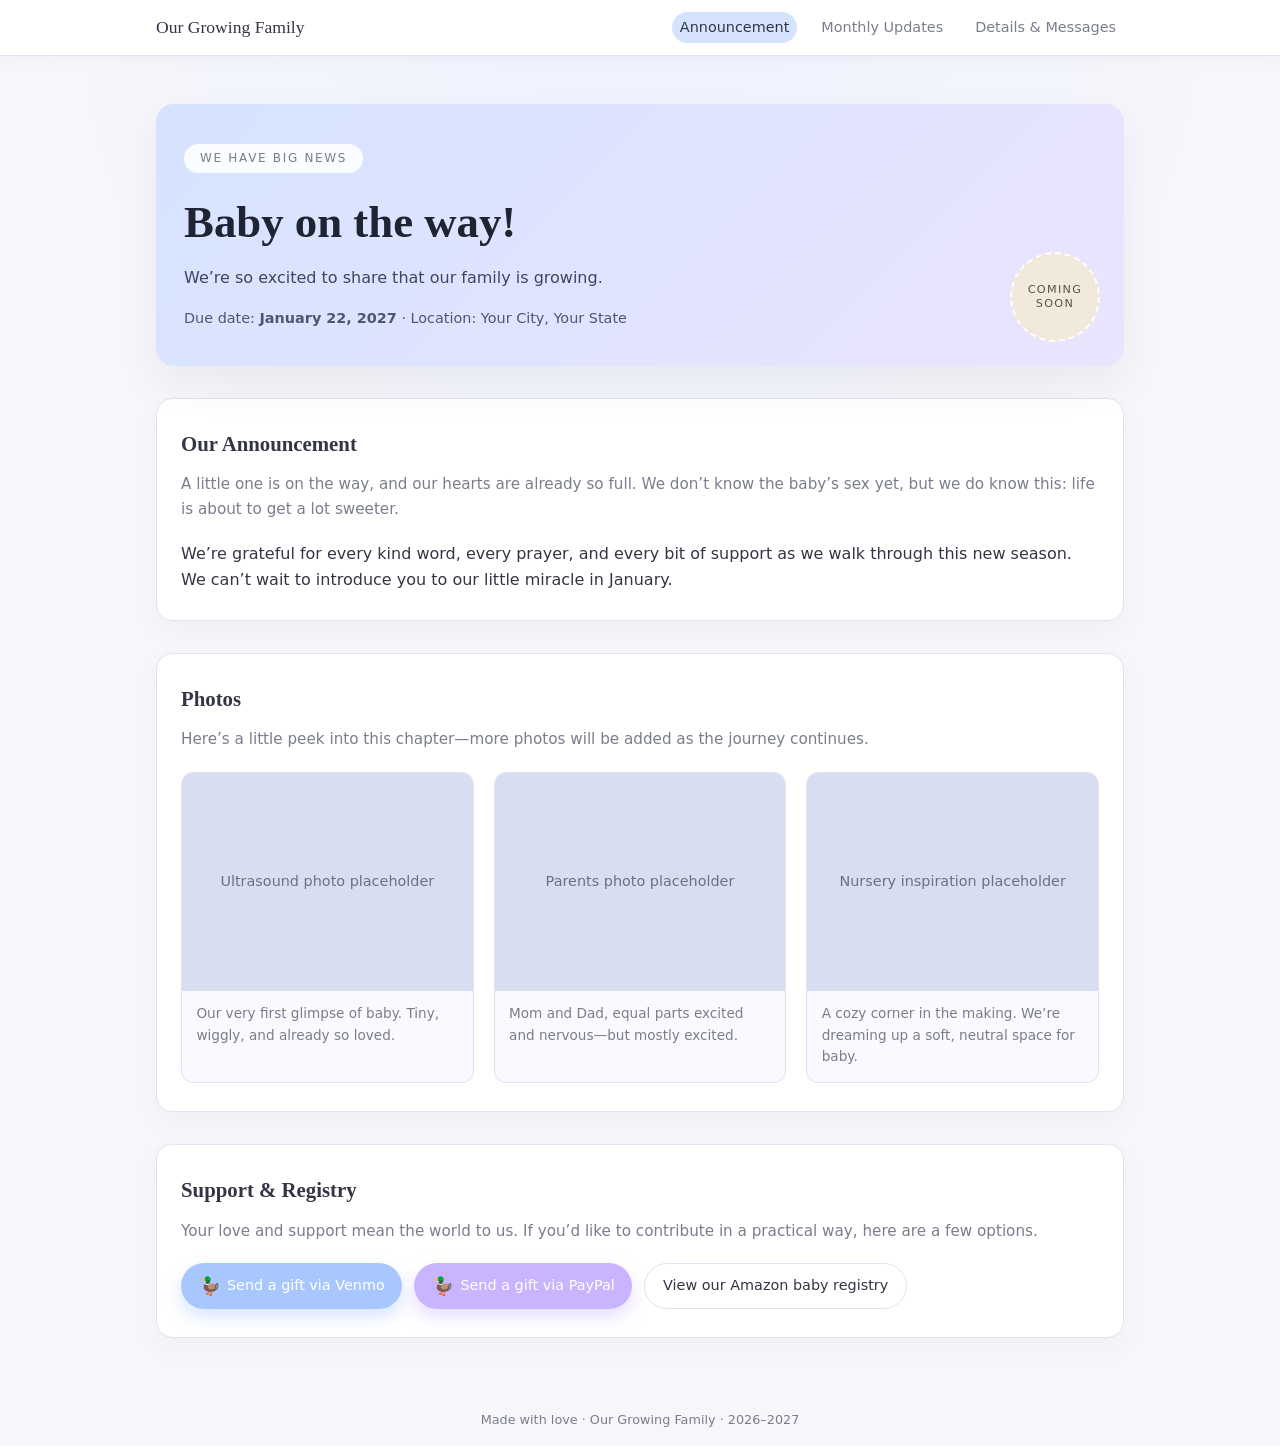
<file: index.html>
<!DOCTYPE html>
<html lang="en">
<head>
  <meta charset="UTF-8" />
  <title>Our Growing Family – Pregnancy Announcement</title>
  <meta name="viewport" content="width=device-width, initial-scale=1" />
  <link rel="stylesheet" href="style.css" />
</head>
<body>
  <header class="navbar">
    <div class="nav-inner">
      <div class="nav-brand">Our Growing Family</div>
      <nav class="nav-links">
        <a href="index.html" class="active">Announcement</a>
        <a href="updates.html">Monthly Updates</a>
        <a href="details.html">Details & Messages</a>
      </nav>
    </div>
  </header>

  <main class="page-wrap">
    <section class="hero">
      <div class="hero-tag">We have big news</div>
      <h1 class="hero-title">Baby on the way!</h1>
      <p class="hero-subtitle">
        We’re so excited to share that our family is growing.
      </p>
      <p class="hero-meta">
        Due date: <strong>January 22, 2027</strong> · Location: Your City, Your State
      </p>

      <div class="hero-badge">
        <span>
          Coming<br />
          soon
        </span>
      </div>
    </section>

    <section class="section">
      <h2 class="section-title">Our Announcement</h2>
      <p class="section-subtitle">
        A little one is on the way, and our hearts are already so full. We don’t know
        the baby’s sex yet, but we do know this: life is about to get a lot sweeter.
      </p>
      <p>
        We’re grateful for every kind word, every prayer, and every bit of support as we
        walk through this new season. We can’t wait to introduce you to our little miracle
        in January.
      </p>
    </section>

    <section class="section">
      <h2 class="section-title">Photos</h2>
      <p class="section-subtitle">
        Here’s a little peek into this chapter—more photos will be added as the journey continues.
      </p>

      <div class="photo-grid">
        <article class="photo-card">
          <div class="photo-image">
            Ultrasound photo placeholder
          </div>
          <div class="photo-caption">
            Our very first glimpse of baby. Tiny, wiggly, and already so loved.
          </div>
        </article>

        <article class="photo-card">
          <div class="photo-image">
            Parents photo placeholder
          </div>
          <div class="photo-caption">
            Mom and Dad, equal parts excited and nervous—but mostly excited.
          </div>
        </article>

        <article class="photo-card">
          <div class="photo-image">
            Nursery inspiration placeholder
          </div>
          <div class="photo-caption">
            A cozy corner in the making. We’re dreaming up a soft, neutral space for baby.
          </div>
        </article>
      </div>
    </section>

    <section class="section">
      <h2 class="section-title">Support & Registry</h2>
      <p class="section-subtitle">
        Your love and support mean the world to us. If you’d like to contribute in a practical way,
        here are a few options.
      </p>

      <div class="btn-row">
        <!-- Replace # with actual Venmo link -->
        <a href="#" class="btn btn-primary" target="_blank" rel="noopener">
          <span class="duck-icon">🦆</span>
          <span>Send a gift via Venmo</span>
        </a>

        <!-- Replace # with actual PayPal link -->
        <a href="#" class="btn btn-accent" target="_blank" rel="noopener">
          <span class="duck-icon">🦆</span>
          <span>Send a gift via PayPal</span>
        </a>

        <!-- Replace # with actual Amazon registry link -->
        <a href="#" class="btn btn-ghost" target="_blank" rel="noopener">
          <span>View our Amazon baby registry</span>
        </a>
      </div>
    </section>
  </main>

  <footer class="footer">
    Made with love · Our Growing Family · 2026–2027
  </footer>
</body>
</html>
</file>
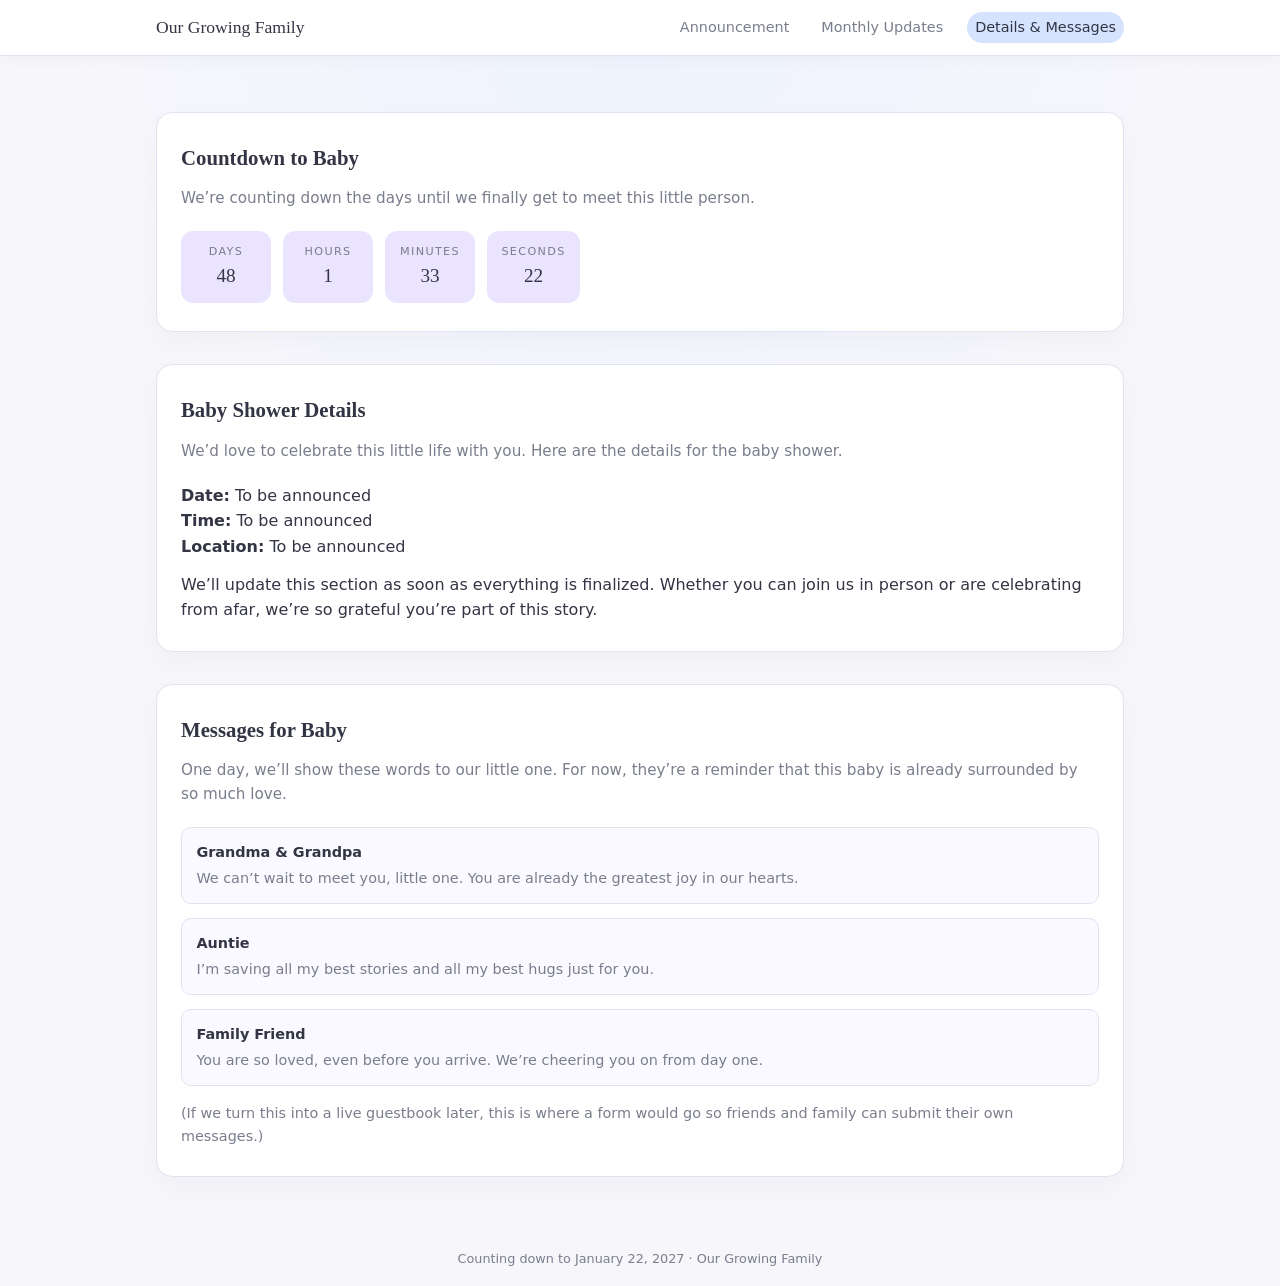
<file: details.html>
<!DOCTYPE html>
<html lang="en">
<head>
  <meta charset="UTF-8" />
  <title>Details, Countdown & Messages for Baby</title>
  <meta name="viewport" content="width=device-width, initial-scale=1" />
  <link rel="stylesheet" href="style.css" />
</head>
<body>
  <header class="navbar">
    <div class="nav-inner">
      <div class="nav-brand">Our Growing Family</div>
      <nav class="nav-links">
        <a href="index.html">Announcement</a>
        <a href="updates.html">Monthly Updates</a>
        <a href="details.html" class="active">Details & Messages</a>
      </nav>
    </div>
  </header>

  <main class="page-wrap">
    <section class="section">
      <h1 class="section-title">Countdown to Baby</h1>
      <p class="section-subtitle">
        We’re counting down the days until we finally get to meet this little person.
      </p>

      <div class="countdown" id="countdown">
        <div class="count-box">
          <div class="count-label">Days</div>
          <div class="count-value" id="days">–</div>
        </div>
        <div class="count-box">
          <div class="count-label">Hours</div>
          <div class="count-value" id="hours">–</div>
        </div>
        <div class="count-box">
          <div class="count-label">Minutes</div>
          <div class="count-value" id="minutes">–</div>
        </div>
        <div class="count-box">
          <div class="count-label">Seconds</div>
          <div class="count-value" id="seconds">–</div>
        </div>
      </div>
    </section>

    <section class="section">
      <h2 class="section-title">Baby Shower Details</h2>
      <p class="section-subtitle">
        We’d love to celebrate this little life with you. Here are the details for the baby shower.
      </p>

      <p><strong>Date:</strong> To be announced</p>
      <p><strong>Time:</strong> To be announced</p>
      <p><strong>Location:</strong> To be announced</p>

      <p style="margin-top: 0.75rem;">
        We’ll update this section as soon as everything is finalized. Whether you can join us in person
        or are celebrating from afar, we’re so grateful you’re part of this story.
      </p>
    </section>

    <section class="section">
      <h2 class="section-title">Messages for Baby</h2>
      <p class="section-subtitle">
        One day, we’ll show these words to our little one. For now, they’re a reminder that this baby
        is already surrounded by so much love.
      </p>

      <!-- Static sample messages; for a real guestbook you'd connect a form service -->
      <div class="message-list">
        <article class="message-card">
          <div class="message-author">Grandma &amp; Grandpa</div>
          <div class="message-text">
            We can’t wait to meet you, little one. You are already the greatest joy in our hearts.
          </div>
        </article>

        <article class="message-card">
          <div class="message-author">Auntie</div>
          <div class="message-text">
            I’m saving all my best stories and all my best hugs just for you.
          </div>
        </article>

        <article class="message-card">
          <div class="message-author">Family Friend</div>
          <div class="message-text">
            You are so loved, even before you arrive. We’re cheering you on from day one.
          </div>
        </article>
      </div>

      <p style="margin-top: 1rem; font-size: 0.9rem; color: var(--text-soft);">
        (If we turn this into a live guestbook later, this is where a form would go so friends and
        family can submit their own messages.)
      </p>
    </section>
  </main>

  <footer class="footer">
    Counting down to January 22, 2027 · Our Growing Family
  </footer>

  <script>
    // Countdown to January 22, 2027
    const targetDate = new Date("January 22, 2027 00:00:00").getTime();

    function updateCountdown() {
      const now = new Date().getTime();
      const distance = targetDate - now;

      const daysEl = document.getElementById("days");
      const hoursEl = document.getElementById("hours");
      const minutesEl = document.getElementById("minutes");
      const secondsEl = document.getElementById("seconds");

      if (distance <= 0) {
        daysEl.textContent = "0";
        hoursEl.textContent = "0";
        minutesEl.textContent = "0";
        secondsEl.textContent = "0";
        return;
      }

      const days = Math.floor(distance / (1000 * 60 * 60 * 24));
      const hours = Math.floor(
        (distance % (1000 * 60 * 60 * 24)) / (1000 * 60 * 60)
      );
      const minutes = Math.floor(
        (distance % (1000 * 60 * 60)) / (1000 * 60)
      );
      const seconds = Math.floor((distance % (1000 * 60)) / 1000);

      daysEl.textContent = days;
      hoursEl.textContent = hours;
      minutesEl.textContent = minutes;
      secondsEl.textContent = seconds;
    }

    updateCountdown();
    setInterval(updateCountdown, 1000);
  </script>
</body>
</html>
</file>
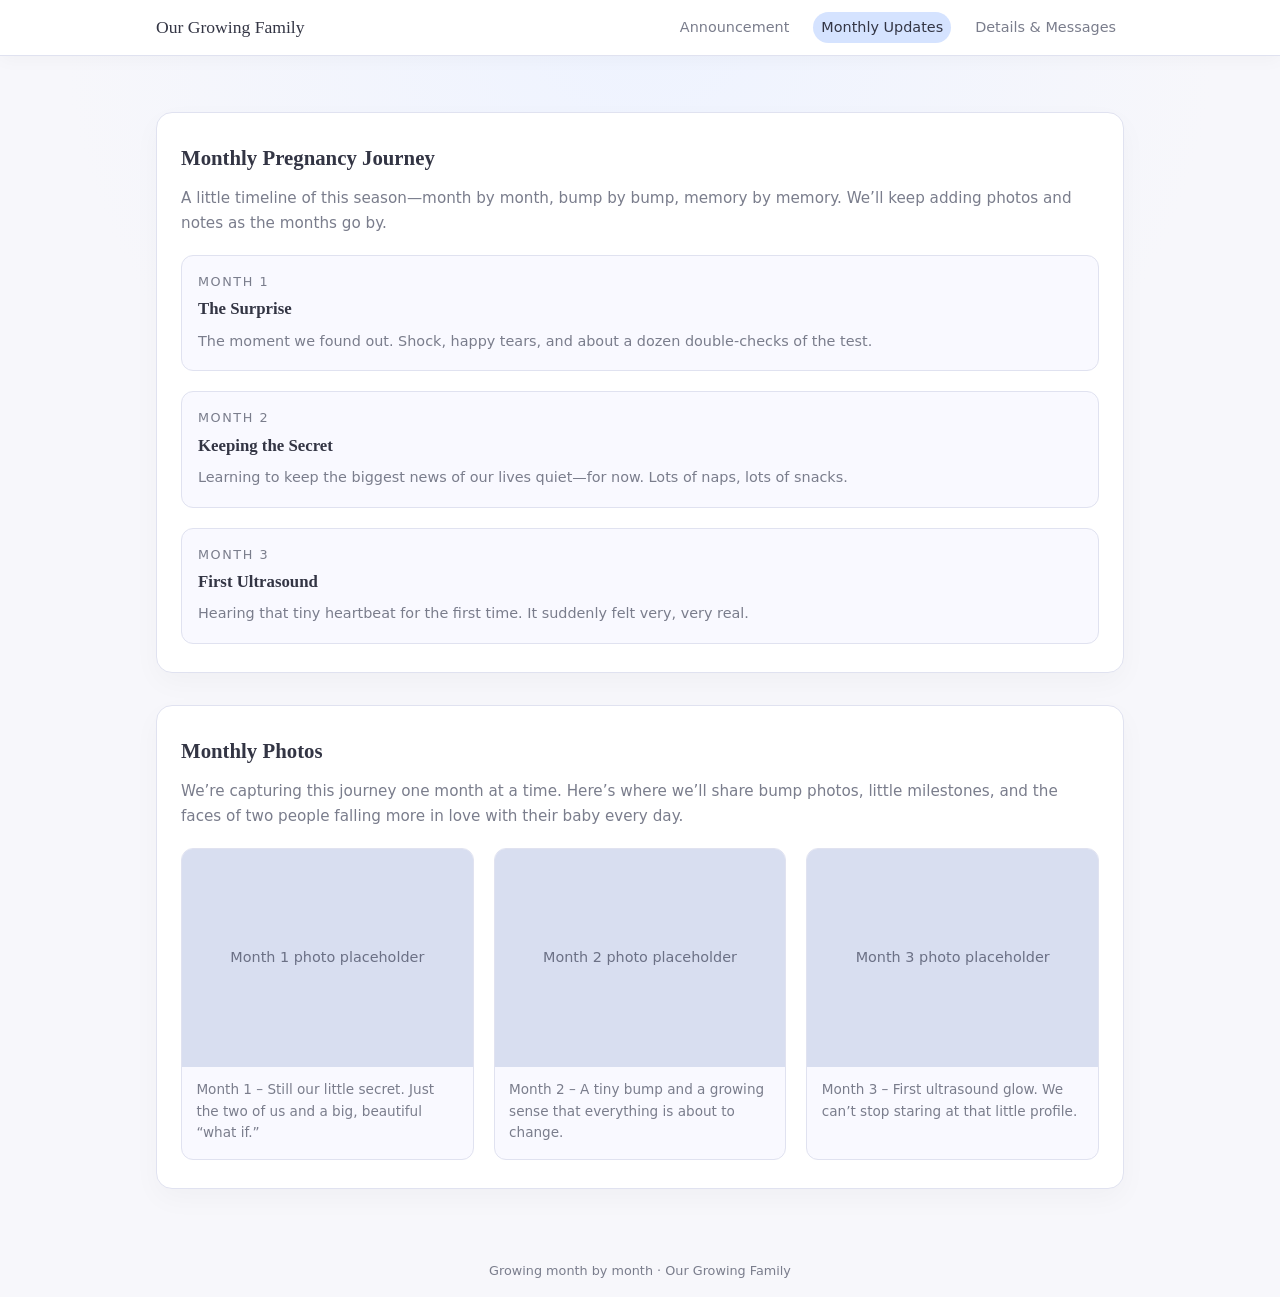
<file: updates.html>
<!DOCTYPE html>
<html lang="en">
<head>
  <meta charset="UTF-8" />
  <title>Monthly Pregnancy Updates</title>
  <meta name="viewport" content="width=device-width, initial-scale=1" />
  <link rel="stylesheet" href="style.css" />
</head>
<body>
  <header class="navbar">
    <div class="nav-inner">
      <div class="nav-brand">Our Growing Family</div>
      <nav class="nav-links">
        <a href="index.html">Announcement</a>
        <a href="updates.html" class="active">Monthly Updates</a>
        <a href="details.html">Details & Messages</a>
      </nav>
    </div>
  </header>

  <main class="page-wrap">
    <section class="section">
      <h1 class="section-title">Monthly Pregnancy Journey</h1>
      <p class="section-subtitle">
        A little timeline of this season—month by month, bump by bump, memory by memory.
        We’ll keep adding photos and notes as the months go by.
      </p>

      <div class="timeline">
        <!-- You can duplicate and customize these blocks as the months progress -->

        <article class="timeline-item">
          <div class="timeline-label">Month 1</div>
          <h2 class="timeline-title">The Surprise</h2>
          <p class="timeline-note">
            The moment we found out. Shock, happy tears, and about a dozen double-checks of the test.
          </p>
        </article>

        <article class="timeline-item">
          <div class="timeline-label">Month 2</div>
          <h2 class="timeline-title">Keeping the Secret</h2>
          <p class="timeline-note">
            Learning to keep the biggest news of our lives quiet—for now. Lots of naps, lots of snacks.
          </p>
        </article>

        <article class="timeline-item">
          <div class="timeline-label">Month 3</div>
          <h2 class="timeline-title">First Ultrasound</h2>
          <p class="timeline-note">
            Hearing that tiny heartbeat for the first time. It suddenly felt very, very real.
          </p>
        </article>
      </div>
    </section>

    <section class="section">
      <h2 class="section-title">Monthly Photos</h2>
      <p class="section-subtitle">
        We’re capturing this journey one month at a time. Here’s where we’ll share bump photos,
        little milestones, and the faces of two people falling more in love with their baby every day.
      </p>

      <div class="photo-grid">
        <!-- Month 1 -->
        <article class="photo-card">
          <div class="photo-image">
            Month 1 photo placeholder
          </div>
          <div class="photo-caption">
            Month 1 – Still our little secret. Just the two of us and a big, beautiful “what if.”
          </div>
        </article>

        <!-- Month 2 -->
        <article class="photo-card">
          <div class="photo-image">
            Month 2 photo placeholder
          </div>
          <div class="photo-caption">
            Month 2 – A tiny bump and a growing sense that everything is about to change.
          </div>
        </article>

        <!-- Month 3 -->
        <article class="photo-card">
          <div class="photo-image">
            Month 3 photo placeholder
          </div>
          <div class="photo-caption">
            Month 3 – First ultrasound glow. We can’t stop staring at that little profile.
          </div>
        </article>
      </div>
    </section>
  </main>

  <footer class="footer">
    Growing month by month · Our Growing Family
  </footer>
</body>
</html>
</file>
<file: style.css>
:root {
  --bg: #f7f7fb;
  --bg-alt: #ffffff;
  --primary: #a9c7ff;      /* sky blue */
  --primary-soft: #d5e3ff;
  --accent: #c9b5ff;       /* lavender */
  --accent-soft: #ebe4ff;
  --sand: #f2e9dd;         /* cool sand */
  --text-main: #333544;
  --text-soft: #7a7d8c;
  --border-soft: #e0e2f0;
  --font-heading: "Georgia", "Times New Roman", serif;
  --font-body: system-ui, -apple-system, BlinkMacSystemFont, "Segoe UI", sans-serif;
}

* {
  box-sizing: border-box;
  margin: 0;
  padding: 0;
}

body {
  font-family: var(--font-body);
  background: radial-gradient(circle at top, #eef3ff 0, #f7f7fb 40%, #f7f7fb 100%);
  color: var(--text-main);
  line-height: 1.6;
  min-height: 100vh;
  display: flex;
  flex-direction: column;
}

.page-wrap {
  max-width: 1000px;
  width: 100%;
  margin: 0 auto;
  padding: 1.5rem 1rem 3rem;
}

/* NAV */

.navbar {
  background: var(--bg-alt);
  border-bottom: 1px solid var(--border-soft);
  box-shadow: 0 4px 18px rgba(0, 0, 0, 0.03);
}

.nav-inner {
  max-width: 1000px;
  margin: 0 auto;
  padding: 0.75rem 1rem;
  display: flex;
  align-items: center;
  justify-content: space-between;
}

.nav-brand {
  font-family: var(--font-heading);
  font-size: 1.1rem;
  color: var(--text-main);
}

.nav-links {
  display: flex;
  gap: 1rem;
  font-size: 0.9rem;
}

.nav-links a {
  text-decoration: none;
  color: var(--text-soft);
  padding: 0.25rem 0.5rem;
  border-radius: 999px;
  transition: background 0.2s ease, color 0.2s ease;
}

.nav-links a:hover,
.nav-links a.active {
  background: var(--primary-soft);
  color: var(--text-main);
}

/* HERO */

.hero {
  background: linear-gradient(135deg, var(--primary-soft), var(--accent-soft));
  border-radius: 18px;
  padding: 2.5rem 1.75rem 2.25rem;
  box-shadow: 0 18px 45px rgba(0, 0, 0, 0.06);
  margin-top: 1.5rem;
  position: relative;
  overflow: hidden;
}

.hero-tag {
  display: inline-block;
  padding: 0.3rem 1rem;
  border-radius: 999px;
  background: rgba(255, 255, 255, 0.9);
  color: var(--text-soft);
  font-size: 0.75rem;
  letter-spacing: 0.14em;
  text-transform: uppercase;
  margin-bottom: 0.9rem;
}

.hero-title {
  font-family: var(--font-heading);
  font-size: clamp(2.1rem, 4vw, 2.8rem);
  color: #1f2433;
  margin-bottom: 0.4rem;
}

.hero-subtitle {
  font-size: 1rem;
  color: #3f4560;
}

.hero-meta {
  margin-top: 1rem;
  font-size: 0.9rem;
  color: #4f5670;
}

.hero-badge {
  position: absolute;
  right: 1.5rem;
  bottom: 1.5rem;
  background: var(--sand);
  border-radius: 50%;
  width: 90px;
  height: 90px;
  display: flex;
  align-items: center;
  justify-content: center;
  font-size: 0.7rem;
  text-align: center;
  text-transform: uppercase;
  letter-spacing: 0.12em;
  color: #5b5244;
  border: 2px dashed rgba(255, 255, 255, 0.9);
}

.hero-badge span {
  line-height: 1.3;
}

@media (max-width: 720px) {
  .hero {
    padding: 2rem 1.25rem 2rem;
  }
  .hero-badge {
    display: none;
  }
}

/* LAYOUT SECTIONS */

.section {
  margin-top: 2rem;
  background: var(--bg-alt);
  border-radius: 16px;
  padding: 1.75rem 1.5rem;
  box-shadow: 0 10px 28px rgba(0, 0, 0, 0.03);
  border: 1px solid var(--border-soft);
}

.section-title {
  font-family: var(--font-heading);
  font-size: 1.3rem;
  margin-bottom: 0.75rem;
  color: var(--text-main);
}

.section-subtitle {
  font-size: 0.95rem;
  color: var(--text-soft);
  margin-bottom: 1.25rem;
}

/* PHOTOS GRID */

.photo-grid {
  display: grid;
  grid-template-columns: repeat(auto-fit, minmax(220px, 1fr));
  gap: 1.25rem;
}

.photo-card {
  background: #f9f9ff;
  border-radius: 12px;
  overflow: hidden;
  border: 1px solid var(--border-soft);
}

.photo-image {
  background: #d8def0;
  aspect-ratio: 4 / 3;
  display: flex;
  align-items: center;
  justify-content: center;
  color: #6b7085;
  font-size: 0.9rem;
}

.photo-caption {
  padding: 0.75rem 0.9rem 0.9rem;
  font-size: 0.85rem;
  color: var(--text-soft);
}

/* BUTTONS */

.btn-row {
  display: flex;
  flex-wrap: wrap;
  gap: 0.75rem;
  margin-top: 1rem;
}

.btn {
  display: inline-flex;
  align-items: center;
  gap: 0.4rem;
  padding: 0.55rem 1.1rem;
  border-radius: 999px;
  border: none;
  cursor: pointer;
  font-size: 0.9rem;
  text-decoration: none;
  transition: transform 0.2s ease, box-shadow 0.2s ease, background 0.2s ease;
  white-space: nowrap;
}

.btn-primary {
  background: var(--primary);
  color: #ffffff;
  box-shadow: 0 8px 18px rgba(169, 199, 255, 0.45);
}

.btn-primary:hover {
  transform: translateY(-2px);
  box-shadow: 0 10px 22px rgba(169, 199, 255, 0.6);
}

.btn-accent {
  background: var(--accent);
  color: #ffffff;
  box-shadow: 0 8px 18px rgba(201, 181, 255, 0.45);
}

.btn-accent:hover {
  transform: translateY(-2px);
  box-shadow: 0 10px 22px rgba(201, 181, 255, 0.6);
}

.btn-ghost {
  background: #ffffff;
  color: var(--text-main);
  border: 1px solid var(--border-soft);
}

.btn-ghost:hover {
  background: var(--primary-soft);
}

/* DUCK ICON ANIMATION */

.duck-icon {
  font-size: 1.1rem;
  display: inline-block;
  animation: duck-bob 1.6s ease-in-out infinite;
}

@keyframes duck-bob {
  0%, 100% { transform: translateY(0); }
  50% { transform: translateY(-3px); }
}

/* COUNTDOWN */

.countdown {
  display: flex;
  flex-wrap: wrap;
  gap: 0.75rem;
  margin-top: 1rem;
}

.count-box {
  background: var(--accent-soft);
  border-radius: 12px;
  padding: 0.75rem 0.9rem;
  min-width: 90px;
  text-align: center;
}

.count-label {
  font-size: 0.7rem;
  text-transform: uppercase;
  letter-spacing: 0.12em;
  color: var(--text-soft);
}

.count-value {
  font-family: var(--font-heading);
  font-size: 1.2rem;
  color: var(--text-main);
}

/* TIMELINE / MONTHLY */

.timeline {
  display: grid;
  gap: 1.25rem;
}

.timeline-item {
  background: #f9f9ff;
  border-radius: 12px;
  padding: 1rem 1rem 1.1rem;
  border: 1px solid var(--border-soft);
}

.timeline-label {
  font-size: 0.8rem;
  text-transform: uppercase;
  letter-spacing: 0.12em;
  color: var(--text-soft);
  margin-bottom: 0.25rem;
}

.timeline-title {
  font-family: var(--font-heading);
  font-size: 1.05rem;
  margin-bottom: 0.4rem;
}

.timeline-note {
  font-size: 0.9rem;
  color: var(--text-soft);
}

/* MESSAGES */

.message-list {
  display: grid;
  gap: 0.9rem;
  margin-top: 1rem;
}

.message-card {
  background: #f9f9ff;
  border-radius: 10px;
  padding: 0.8rem 0.9rem;
  border: 1px solid var(--border-soft);
  font-size: 0.9rem;
}

.message-author {
  font-weight: 600;
  color: var(--text-main);
  margin-bottom: 0.2rem;
}

.message-text {
  color: var(--text-soft);
}

/* FOOTER */

.footer {
  margin-top: auto;
  padding: 1.5rem 1rem 1rem;
  text-align: center;
  font-size: 0.8rem;
  color: var(--text-soft);
}
</file>
